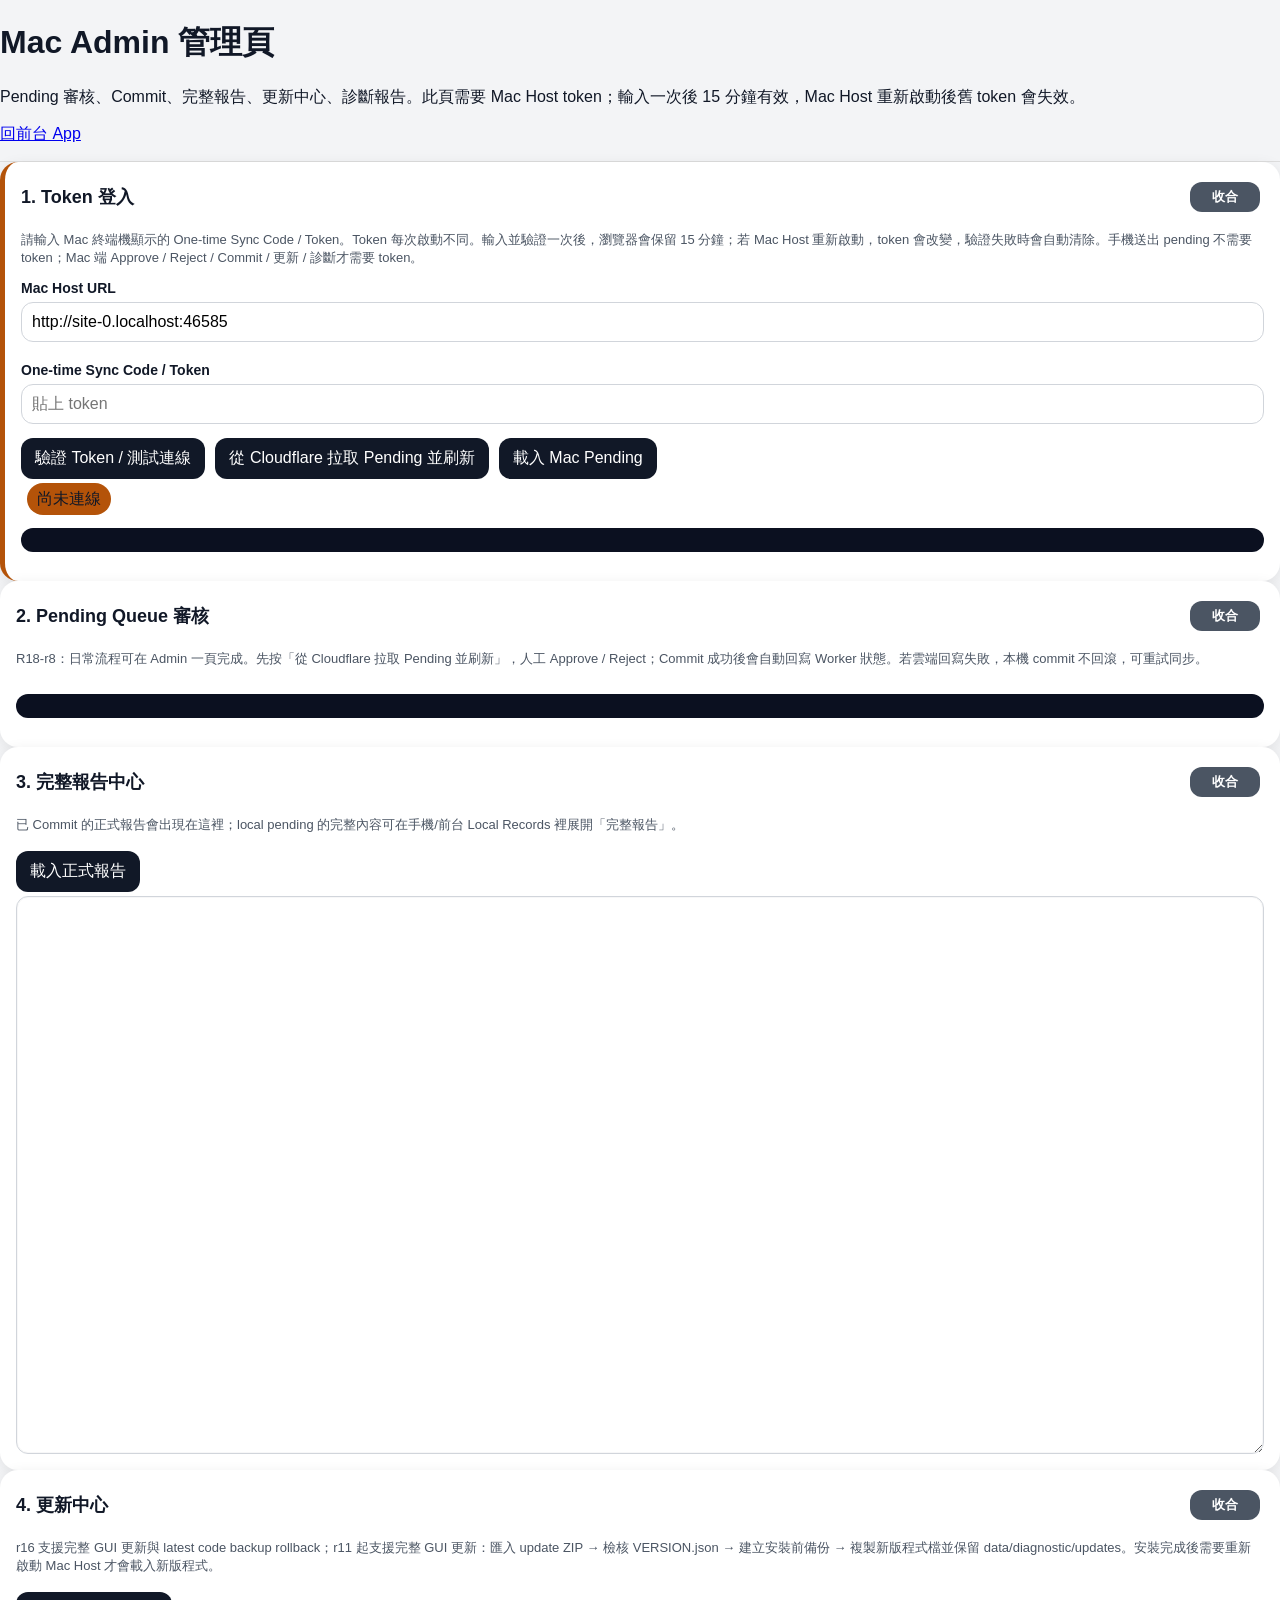
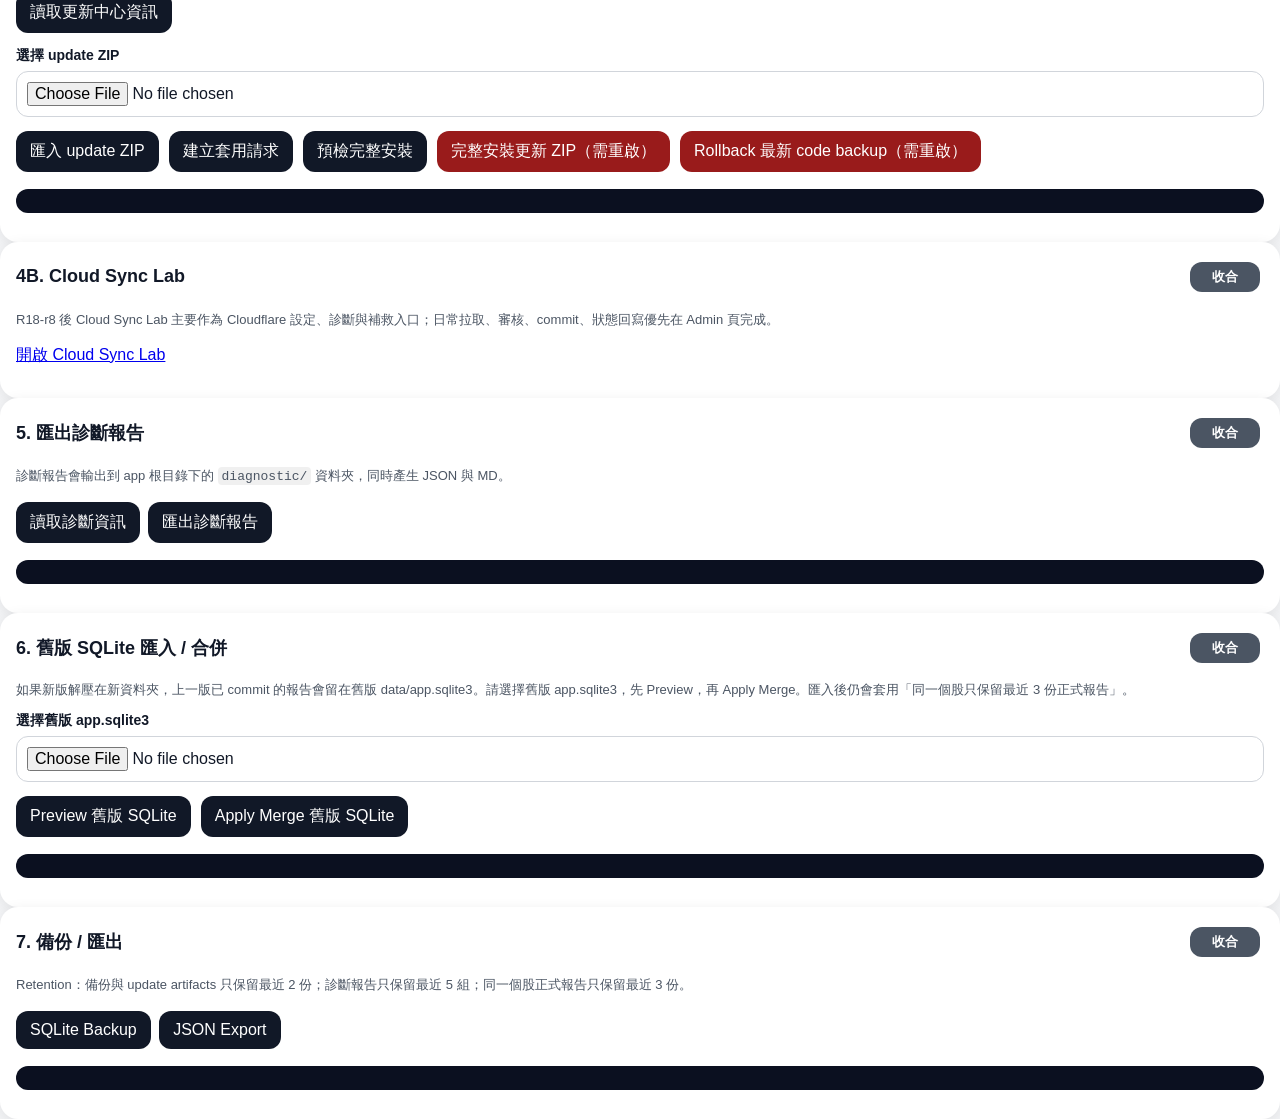
<file: admin.html>
<!doctype html>
<html lang="zh-Hant">
<head>
  <meta charset="utf-8">
  <meta name="viewport" content="width=device-width, initial-scale=1">
  <title>Mac Admin｜Stock Manual ChatGPT Hybrid</title>
  <link rel="stylesheet" href="styles.css">
</head>
<body>
  <header class="hero admin-hero">
    <h1>Mac Admin 管理頁</h1>
    <p>Pending 審核、Commit、完整報告、更新中心、診斷報告。此頁需要 Mac Host token；輸入一次後 15 分鐘有效，Mac Host 重新啟動後舊 token 會失效。</p>
    <p><a href="./">回前台 App</a></p>
  </header>
  <main class="container">
    <section class="card danger-note">
      <h2>1. Token 登入</h2>
      <p class="small">請輸入 Mac 終端機顯示的 One-time Sync Code / Token。Token 每次啟動不同。輸入並驗證一次後，瀏覽器會保留 15 分鐘；若 Mac Host 重新啟動，token 會改變，驗證失敗時會自動清除。手機送出 pending 不需要 token；Mac 端 Approve / Reject / Commit / 更新 / 診斷才需要 token。</p>
      <label>Mac Host URL</label>
      <input id="adminHostUrl" placeholder="http://127.0.0.1:8765">
      <label>One-time Sync Code / Token</label>
      <input id="adminToken" type="password" placeholder="貼上 token">
      <div class="row">
        <button id="btnAdminHealth">驗證 Token / 測試連線</button>
        <button id="btnCloudPullRefresh">從 Cloudflare 拉取 Pending 並刷新</button>
        <button id="btnLoadPending">載入 Mac Pending</button>
      </div>
      <span id="adminNetBadge" class="badge warn">尚未連線</span>
      <pre id="adminStatus" class="output"></pre>
    </section>

    <section class="card">
      <h2>2. Pending Queue 審核</h2>
      <p class="small">R18-r8：日常流程可在 Admin 一頁完成。先按「從 Cloudflare 拉取 Pending 並刷新」，人工 Approve / Reject；Commit 成功後會自動回寫 Worker 狀態。若雲端回寫失敗，本機 commit 不回滾，可重試同步。</p>
      <div id="adminList" class="list"></div>
      <pre id="adminResult" class="output"></pre>
    </section>

    <section class="card">
      <h2>3. 完整報告中心</h2>
      <p class="small">已 Commit 的正式報告會出現在這裡；local pending 的完整內容可在手機/前台 Local Records 裡展開「完整報告」。</p>
      <button id="btnLoadReports">載入正式報告</button>
      <div id="reportList" class="list"></div>
      <div id="reportResult" class="report-detail output"></div>
    </section>

    <section class="card">
      <h2>4. 更新中心</h2>
      <p class="small">r16 支援完整 GUI 更新與 latest code backup rollback；r11 起支援完整 GUI 更新：匯入 update ZIP → 檢核 VERSION.json → 建立安裝前備份 → 複製新版程式檔並保留 data/diagnostic/updates。安裝完成後需要重新啟動 Mac Host 才會載入新版程式。</p>
      <button id="btnUpdateInfo">讀取更新中心資訊</button>
      <label>選擇 update ZIP</label>
      <input type="file" id="updateZipFile" accept=".zip,application/zip">
      <div class="row">
        <button id="btnImportUpdateZip">匯入 update ZIP</button>
        <button id="btnApplyUpdateZip">建立套用請求</button>
        <button id="btnDryRunInstallUpdateZip">預檢完整安裝</button>
        <button id="btnInstallUpdateZip" class="danger">完整安裝更新 ZIP（需重啟）</button>
        <button id="btnRollbackLatest" class="danger">Rollback 最新 code backup（需重啟）</button>
      </div>
      <pre id="updateResult" class="output"></pre>
    </section>


    <section class="card">
      <h2>4B. Cloud Sync Lab</h2>
      <p class="small">R18-r8 後 Cloud Sync Lab 主要作為 Cloudflare 設定、診斷與補救入口；日常拉取、審核、commit、狀態回寫優先在 Admin 頁完成。</p>
      <p><a href="cloud_sync_lab.html">開啟 Cloud Sync Lab</a></p>
    </section>

    <section class="card">
      <h2>5. 匯出診斷報告</h2>
      <p class="small">診斷報告會輸出到 app 根目錄下的 <code>diagnostic/</code> 資料夾，同時產生 JSON 與 MD。</p>
      <button id="btnDiagnostics">讀取診斷資訊</button>
      <button id="btnExportDiagnostics">匯出診斷報告</button>
      <pre id="diagResult" class="output"></pre>
    </section>

    <section class="card">
      <h2>6. 舊版 SQLite 匯入 / 合併</h2>
      <p class="small">如果新版解壓在新資料夾，上一版已 commit 的報告會留在舊版 data/app.sqlite3。請選擇舊版 app.sqlite3，先 Preview，再 Apply Merge。匯入後仍會套用「同一個股只保留最近 3 份正式報告」。</p>
      <label>選擇舊版 app.sqlite3</label>
      <input type="file" id="oldSqliteFile" accept=".sqlite3,.sqlite,.db,application/octet-stream">
      <div class="row">
        <button id="btnPreviewOldSqlite">Preview 舊版 SQLite</button>
        <button id="btnApplyOldSqlite">Apply Merge 舊版 SQLite</button>
      </div>
      <pre id="sqliteImportResult" class="output"></pre>
    </section>

    <section class="card">
      <h2>7. 備份 / 匯出</h2>
      <p class="small">Retention：備份與 update artifacts 只保留最近 2 份；診斷報告只保留最近 5 組；同一個股正式報告只保留最近 3 份。</p>
      <button id="btnSqliteBackup">SQLite Backup</button>
      <button id="btnJsonExport">JSON Export</button>
      <pre id="backupResult" class="output"></pre>
    </section>
  </main>
<script src="admin.js?v=r16"></script>
</body>
</html>
</file>
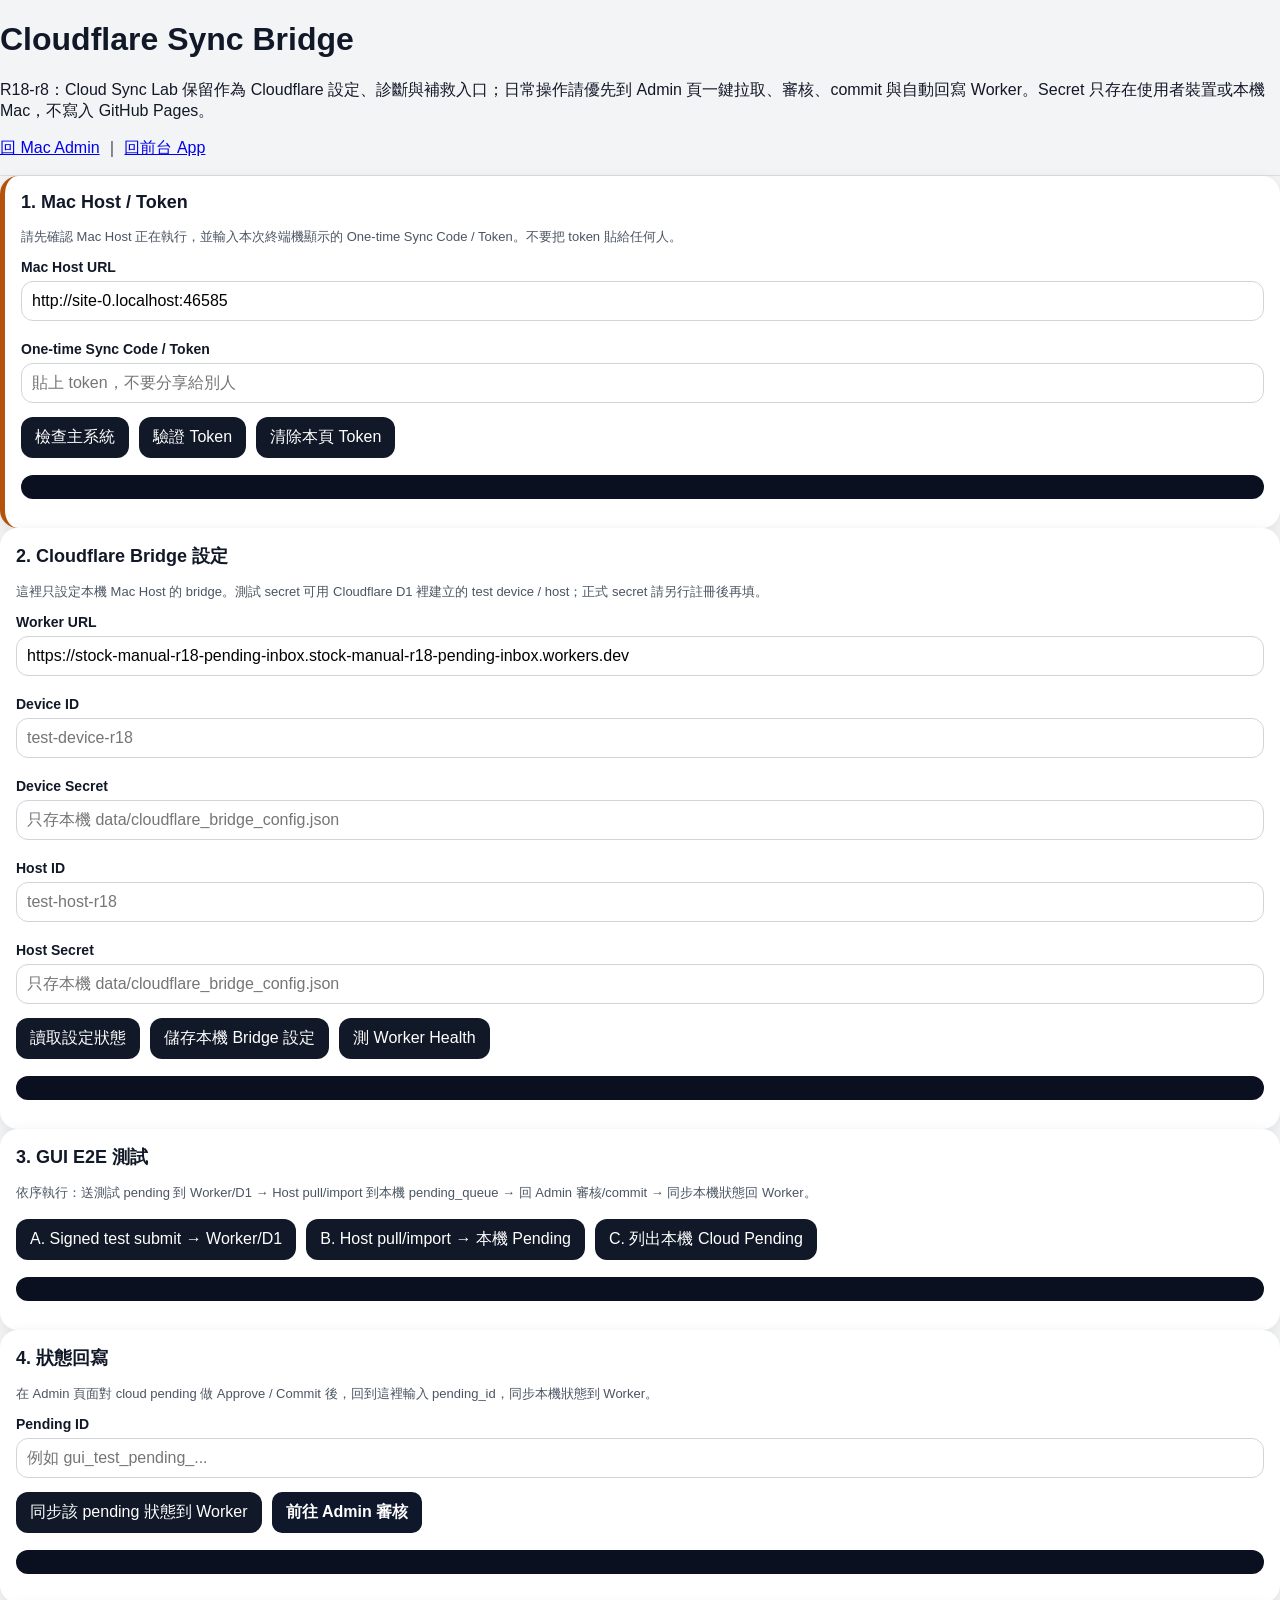
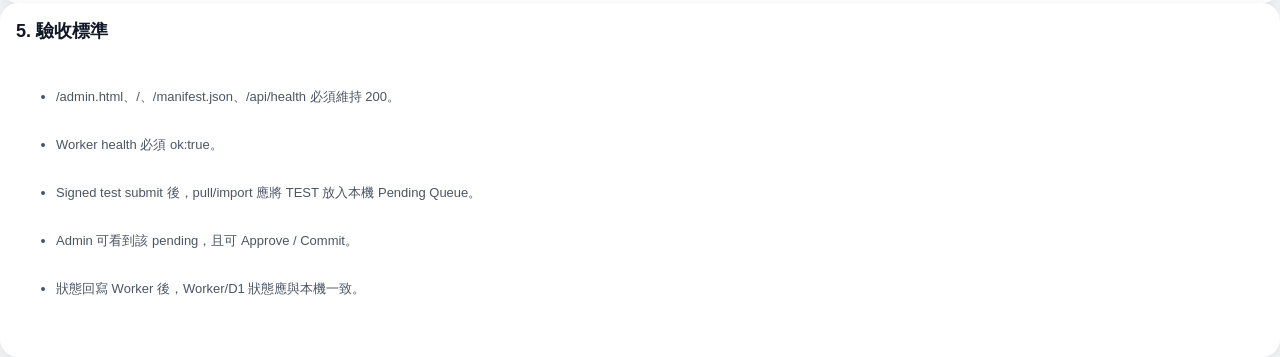
<file: cloud_sync_lab.html>
<!doctype html>
<html lang="zh-Hant">
<head>
  <meta charset="utf-8">
  <meta name="viewport" content="width=device-width, initial-scale=1">
  <title>Cloudflare Sync Bridge｜Stock Manual ChatGPT Hybrid</title>
  <link rel="stylesheet" href="styles.css">
</head>
<body>
  <header class="hero admin-hero">
    <h1>Cloudflare Sync Bridge</h1>
    <p>R18-r8：Cloud Sync Lab 保留作為 Cloudflare 設定、診斷與補救入口；日常操作請優先到 Admin 頁一鍵拉取、審核、commit 與自動回寫 Worker。Secret 只存在使用者裝置或本機 Mac，不寫入 GitHub Pages。</p>
    <p><a href="admin.html">回 Mac Admin</a> ｜ <a href="./">回前台 App</a></p>
  </header>
  <main class="container">
    <section class="card danger-note">
      <h2>1. Mac Host / Token</h2>
      <p class="small">請先確認 Mac Host 正在執行，並輸入本次終端機顯示的 One-time Sync Code / Token。不要把 token 貼給任何人。</p>
      <label>Mac Host URL</label>
      <input id="hostUrl" placeholder="http://127.0.0.1:8765">
      <label>One-time Sync Code / Token</label>
      <input id="syncToken" type="password" placeholder="貼上 token，不要分享給別人">
      <div class="row">
        <button id="btnMainHealth">檢查主系統</button>
        <button id="btnVerifyToken">驗證 Token</button>
        <button id="btnForgetToken">清除本頁 Token</button>
      </div>
      <pre id="mainOut" class="output"></pre>
    </section>

    <section class="card">
      <h2>2. Cloudflare Bridge 設定</h2>
      <p class="small">這裡只設定本機 Mac Host 的 bridge。測試 secret 可用 Cloudflare D1 裡建立的 test device / host；正式 secret 請另行註冊後再填。</p>
      <label>Worker URL</label>
      <input id="workerUrl" placeholder="https://stock-manual-r18-pending-inbox....workers.dev">
      <label>Device ID</label>
      <input id="deviceId" placeholder="test-device-r18">
      <label>Device Secret</label>
      <input id="deviceSecret" type="password" placeholder="只存本機 data/cloudflare_bridge_config.json">
      <label>Host ID</label>
      <input id="hostId" placeholder="test-host-r18">
      <label>Host Secret</label>
      <input id="hostSecret" type="password" placeholder="只存本機 data/cloudflare_bridge_config.json">
      <div class="row">
        <button id="btnLoadConfig">讀取設定狀態</button>
        <button id="btnSaveConfig">儲存本機 Bridge 設定</button>
        <button id="btnWorkerHealth">測 Worker Health</button>
      </div>
      <pre id="configOut" class="output"></pre>
    </section>

    <section class="card">
      <h2>3. GUI E2E 測試</h2>
      <p class="small">依序執行：送測試 pending 到 Worker/D1 → Host pull/import 到本機 pending_queue → 回 Admin 審核/commit → 同步本機狀態回 Worker。</p>
      <div class="row">
        <button id="btnTestSubmit">A. Signed test submit → Worker/D1</button>
        <button id="btnPullImport">B. Host pull/import → 本機 Pending</button>
        <button id="btnListLocal">C. 列出本機 Cloud Pending</button>
      </div>
      <pre id="e2eOut" class="output"></pre>
    </section>

    <section class="card">
      <h2>4. 狀態回寫</h2>
      <p class="small">在 Admin 頁面對 cloud pending 做 Approve / Commit 後，回到這裡輸入 pending_id，同步本機狀態到 Worker。</p>
      <label>Pending ID</label>
      <input id="pendingId" placeholder="例如 gui_test_pending_...">
      <div class="row">
        <button id="btnSyncOne">同步該 pending 狀態到 Worker</button>
        <a class="buttonlink" href="admin.html">前往 Admin 審核</a>
      </div>
      <pre id="statusOut" class="output"></pre>
    </section>

    <section class="card">
      <h2>5. 驗收標準</h2>
      <ul class="small">
        <li>/admin.html、/、/manifest.json、/api/health 必須維持 200。</li>
        <li>Worker health 必須 ok:true。</li>
        <li>Signed test submit 後，pull/import 應將 TEST 放入本機 Pending Queue。</li>
        <li>Admin 可看到該 pending，且可 Approve / Commit。</li>
        <li>狀態回寫 Worker 後，Worker/D1 狀態應與本機一致。</li>
      </ul>
    </section>
  </main>
<script src="cloud_sync_lab.js?v=r18r7"></script>
</body>
</html>
</file>
<file: styles.css>
:root{font-family:-apple-system,BlinkMacSystemFont,"Segoe UI",sans-serif;color:#111827;background:#f3f4f6}body{margin:0}.topbar{background:#111827;color:#fff;padding:18px;display:flex;justify-content:space-between;gap:12px;align-items:center}.topbar h1{margin:0;font-size:22px}.topbar p{margin:4px 0 0;color:#d1d5db}.layout{max-width:1100px;margin:0 auto;padding:14px;display:grid;gap:14px}.card{background:#fff;border-radius:18px;padding:16px;box-shadow:0 3px 14px rgba(0,0,0,.08)}.card h2{margin-top:0;font-size:18px}.warning{background:#fff7ed;border:1px solid #fed7aa}.admin{border:1px solid #bfdbfe}label{display:block;margin-top:10px;font-size:14px;font-weight:600}input,textarea{width:100%;box-sizing:border-box;margin:6px 0 10px;border:1px solid #d1d5db;border-radius:12px;padding:10px;font:inherit}textarea{font-family:ui-monospace,SFMono-Regular,Menlo,monospace;font-size:13px}button,.buttonlink{border:0;background:#111827;color:#fff;padding:10px 14px;border-radius:12px;text-decoration:none;display:inline-block;margin:4px 4px 4px 0;font:inherit}button.secondary{background:#4b5563}button.danger{background:#991b1b}.badge{background:#6b7280;border-radius:999px;padding:6px 10px;white-space:nowrap}.badge.ok{background:#047857}.badge.warn{background:#b45309}.row{display:flex;gap:6px;flex-wrap:wrap}.output{background:#0b1020;color:#d1fae5;padding:12px;border-radius:12px;overflow:auto;max-height:320px}.list{display:grid;gap:10px}.item{border:1px solid #e5e7eb;border-radius:14px;padding:12px}.item h3{margin:0 0 6px}.meta{font-size:13px;color:#4b5563}.status{font-weight:700;padding:3px 8px;border-radius:999px;background:#e5e7eb}.status.pending_local{background:#fef3c7}.status.pending_submitted{background:#dbeafe}.status.approved{background:#ccfbf1}.status.committed{background:#dcfce7}.status.rejected,.status.failed,.status.sync_error{background:#fee2e2}.status.duplicate_blocked,.status.revision_required{background:#fde68a}.small{font-size:13px;color:#4b5563;white-space:pre-wrap}@media(max-width:700px){.topbar{display:block}.layout{padding:10px}.card{border-radius:14px;padding:12px}button,.buttonlink{width:100%;text-align:center}.row button{width:auto}.topbar h1{font-size:20px}}
.admin-hero { border-bottom: 1px solid #ddd; }
.danger-note { border-left: 5px solid #b45309; }
.record details pre { white-space: pre-wrap; overflow-x: auto; }
code { background: rgba(0,0,0,0.06); padding: 0.1rem 0.25rem; border-radius: 0.25rem; }

button:disabled{background:#9ca3af;color:#f3f4f6;cursor:not-allowed}
.buttonlink{display:inline-block;background:#0f172a;color:white;text-decoration:none;padding:10px 14px;border-radius:10px;font-weight:700}
.buttonlink:visited{color:white}

.report-detail { white-space: normal; }
.report-readable { display: grid; gap: 12px; }
.report-header-card { background:#f8fafc; border:1px solid #e5e7eb; border-radius:16px; padding:14px; }
.score-grid { display:grid; grid-template-columns: repeat(auto-fit, minmax(140px, 1fr)); gap:10px; margin:10px 0; }
.score-card { background:#fff; border:1px solid #e5e7eb; border-radius:14px; padding:12px; }
.score-number { font-size:24px; font-weight:800; }
.report-section { background:#fff; border:1px solid #e5e7eb; border-radius:14px; padding:12px; }
.price-grid { display:grid; grid-template-columns: repeat(auto-fit, minmax(180px, 1fr)); gap:10px; }
.price-card { border-left:4px solid #0f172a; background:#f8fafc; border-radius:12px; padding:10px; }
.report-section ul { padding-left: 22px; }
.raw-box { white-space: pre-wrap; max-height: 260px; overflow:auto; background:#0b1020; color:#d1fae5; padding:10px; border-radius:12px; }

/* r10: committed report readability + resizable reading pane */
.report-detail.output {
  background: #ffffff;
  color: #111827;
  border: 1px solid #d1d5db;
  box-shadow: inset 0 0 0 1px rgba(17,24,39,0.03);
  max-height: none;
  min-height: 420px;
  height: 62vh;
  resize: vertical;
  overflow: auto;
  line-height: 1.62;
}
.report-detail.output * { color: inherit; }
.report-readable {
  color: #111827;
  font-size: 16px;
}
.report-readable p,
.report-readable li,
.report-readable .small {
  color: #374151;
}
.report-readable h2,
.report-readable h3,
.report-readable h4,
.report-readable b {
  color: #0f172a;
}
.report-header-card {
  background: #f8fafc;
  border: 1px solid #cbd5e1;
  color: #111827;
}
.report-section {
  background: #ffffff;
  border: 1px solid #cbd5e1;
  color: #111827;
}
.score-grid { align-items: stretch; }
.score-card {
  background: #f9fafb;
  border: 1px solid #d1d5db;
  color: #111827;
}
.score-number {
  color: #0f172a !important;
}
.price-card {
  background: #f8fafc;
  border: 1px solid #dbe2ea;
  border-left: 5px solid #1e3a8a;
  color: #111827;
}
.report-readable code {
  color: #111827;
  background: #e5e7eb;
}
.report-resize-hint {
  color: #4b5563;
  font-size: 13px;
  margin: 6px 0 10px;
}
.report-toolbar {
  display:flex;
  gap:8px;
  flex-wrap:wrap;
  align-items:center;
  margin: 8px 0 10px;
}
.report-toolbar button { padding: 8px 10px; }
@media(max-width:700px){
  .report-detail.output { min-height: 360px; height: 58vh; resize: vertical; }
  .report-readable { font-size: 16px; }
  .report-readable h2 { font-size: 19px; }
  .score-number { font-size: 22px; }
}

/* r16: collapsible sections and compact report cards */
.card{position:relative}
.card>h2{display:flex;align-items:center;justify-content:space-between;gap:10px;cursor:default}
.collapse-toggle{font-size:13px;padding:6px 10px;margin-left:auto;min-width:70px}
.card.collapsed > :not(h2){display:none!important}
.compact-report-card .embedded-report{margin-top:12px;border-top:1px solid #e5e7eb;padding-top:12px}
.client-report-readable{margin-top:10px}
@media(max-width:700px){.collapse-toggle{width:auto!important}.card>h2{font-size:17px}}

/* r16: horizontal report rows */
.report-row-card{padding:0.95rem 1rem;}
.report-row-main{display:grid;grid-template-columns:minmax(220px,2.1fr) minmax(130px,0.85fr) minmax(130px,0.9fr) minmax(110px,0.7fr);gap:0.65rem 1rem;align-items:center;color:#111827;}
.report-row-main .report-col{font-size:0.98rem;color:#374151;}
.report-row-main .report-name{font-size:1.12rem;color:#111827;}
.label-inline{display:block;font-size:0.78rem;color:#6b7280;font-weight:700;margin-bottom:0.12rem;}
.report-actions{margin-top:0.65rem;}
@media (max-width: 760px){.report-row-main{grid-template-columns:1fr;gap:0.35rem}.report-row-main .report-name{font-size:1.08rem}.report-actions button{width:100%;}}


/* r18-r1 minimal layout hardening: preserve r16 UI, only prevent overflow/cropped pending/report rows */
.record, .item, .report-readable, .report-detail, .output { max-width: 100%; box-sizing: border-box; }
.record code, .item code, .meta code, code { overflow-wrap: anywhere; word-break: break-word; white-space: normal; }
.record pre, .item pre, details pre, .raw-box { white-space: pre-wrap; overflow-wrap: anywhere; word-break: break-word; }
.report-row-main { min-width: 0; }
.report-row-main .report-col, .report-row-main .report-name { min-width: 0; overflow-wrap: anywhere; }


/* r18-r2 final polish: prevent approved/pending badges from overlapping title text */
.badge,
.status,
.status-badge,
.status-inline {
  display: inline-flex;
  align-items: center;
  max-width: 100%;
  width: auto;
  white-space: nowrap;
  line-height: 1.25;
  margin-left: 0.35rem;
  vertical-align: baseline;
}
.record b + .badge,
.record b + .status,
.report-name b + .status {
  margin-left: 0.5rem;
}
@media (max-width: 760px) {
  .badge,
  .status,
  .status-badge,
  .status-inline {
    display: inline-flex;
    margin-top: 0.25rem;
    margin-left: 0.25rem;
  }
}

/* Place current price as a primary reference before entry-price / target sections */
.price-highlight {
  display: block;
  margin: 0.75rem 0 0.85rem 0;
  padding: 0.75rem 0.9rem;
  border: 1px solid #cbd5e1;
  border-radius: 12px;
  background: #f8fafc;
  font-weight: 600;
  overflow-wrap: anywhere;
}
</file>
